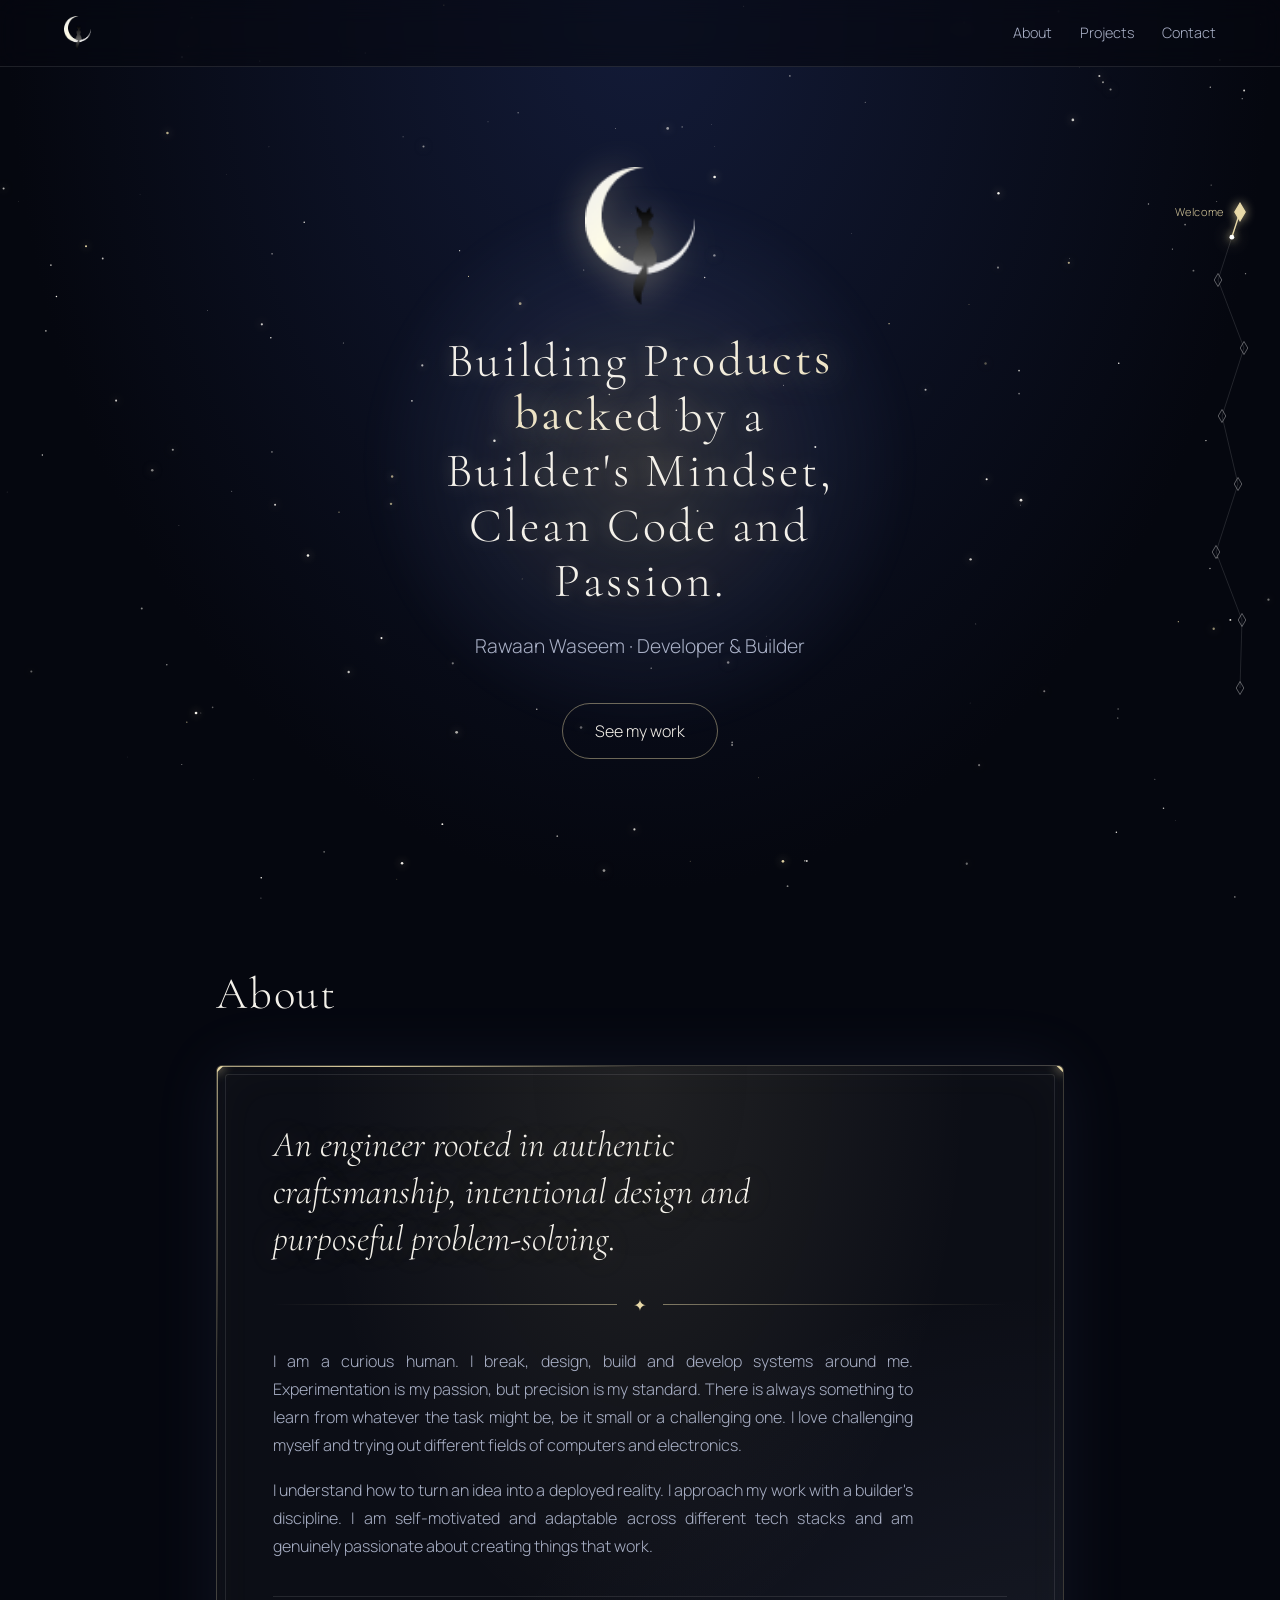
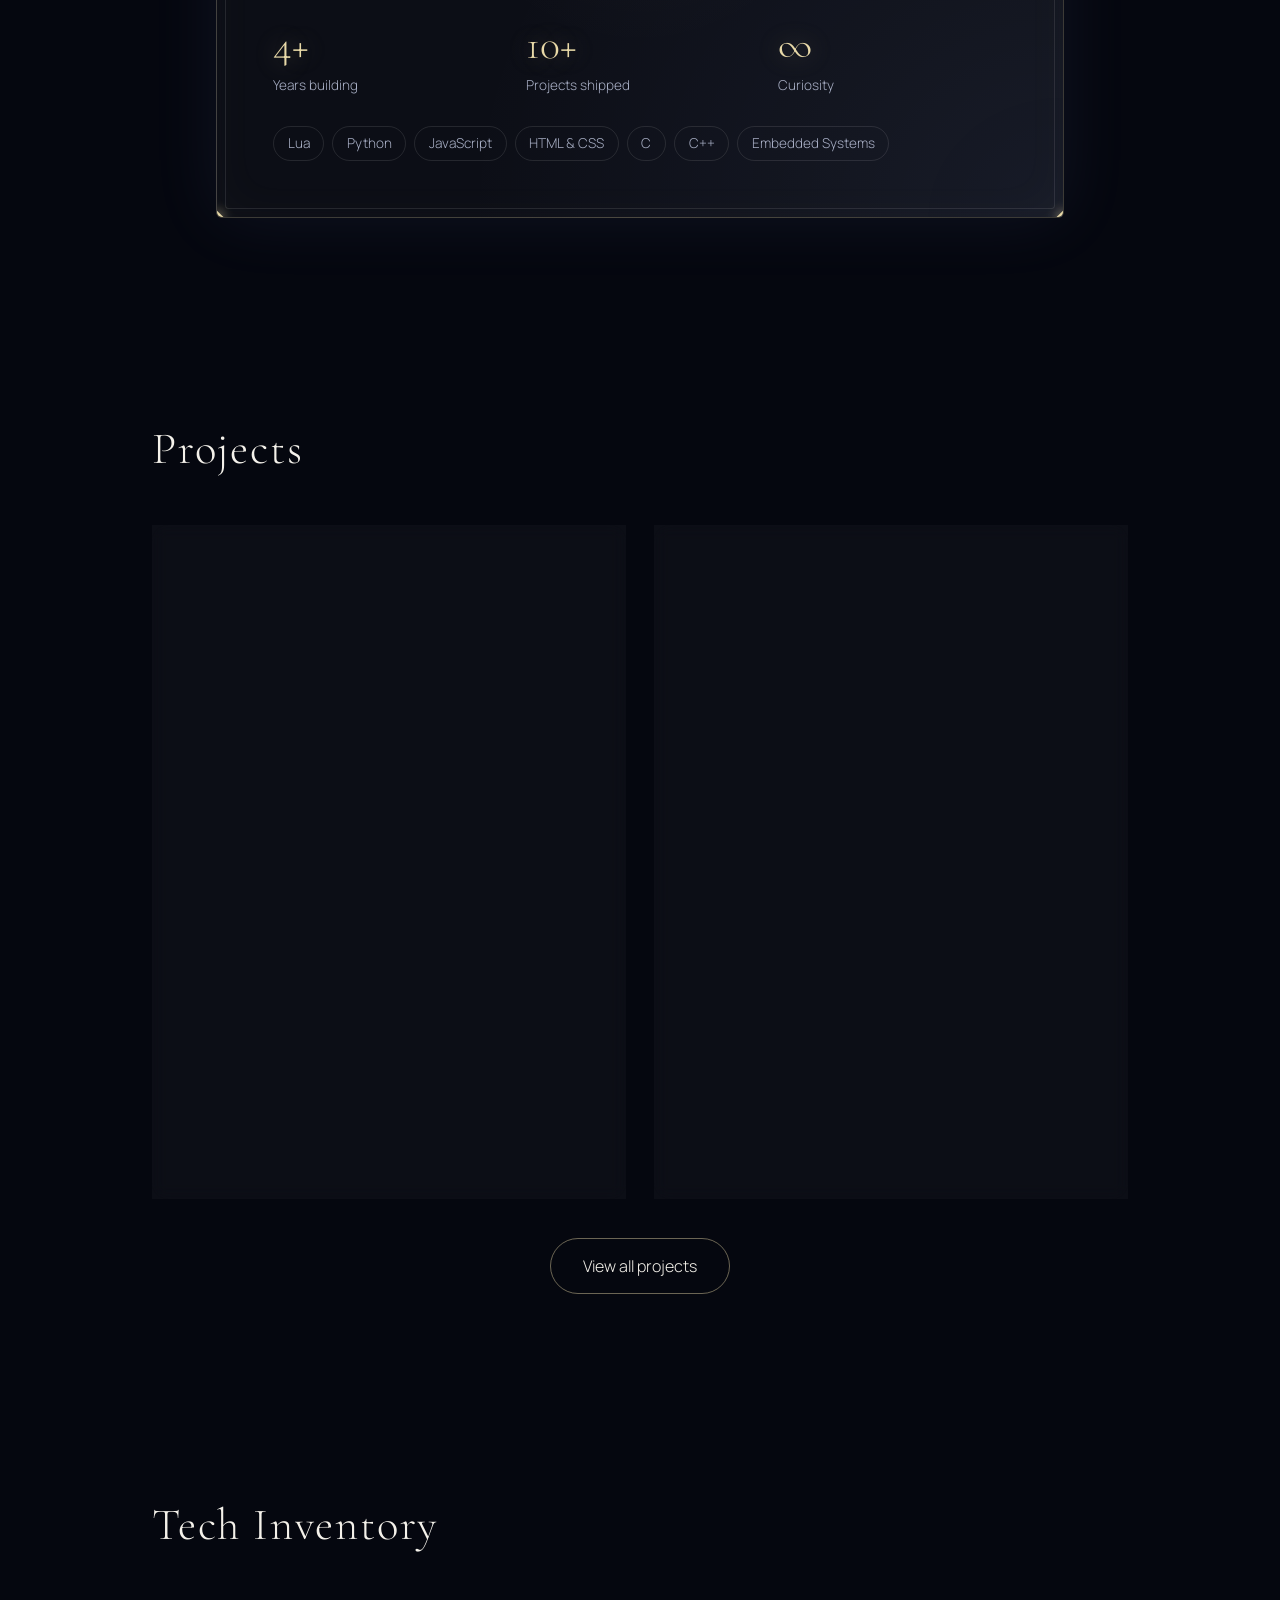
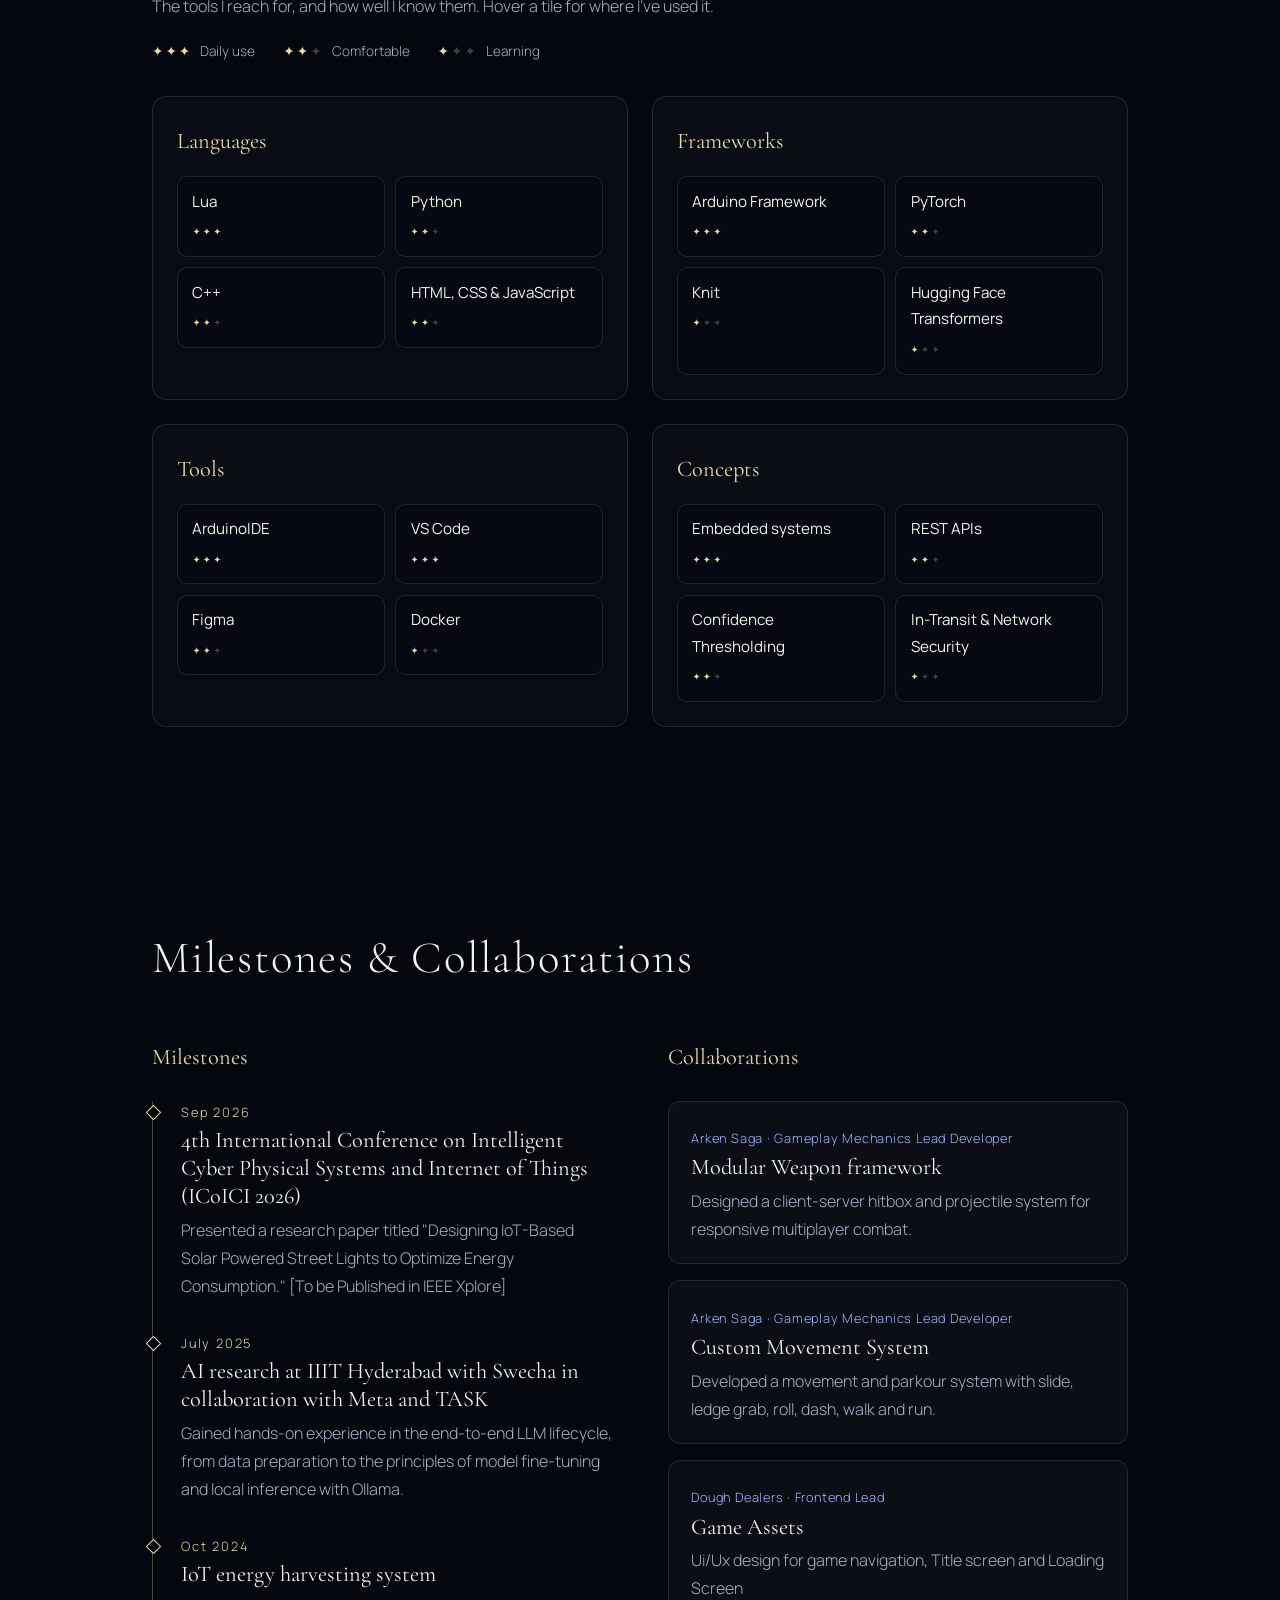
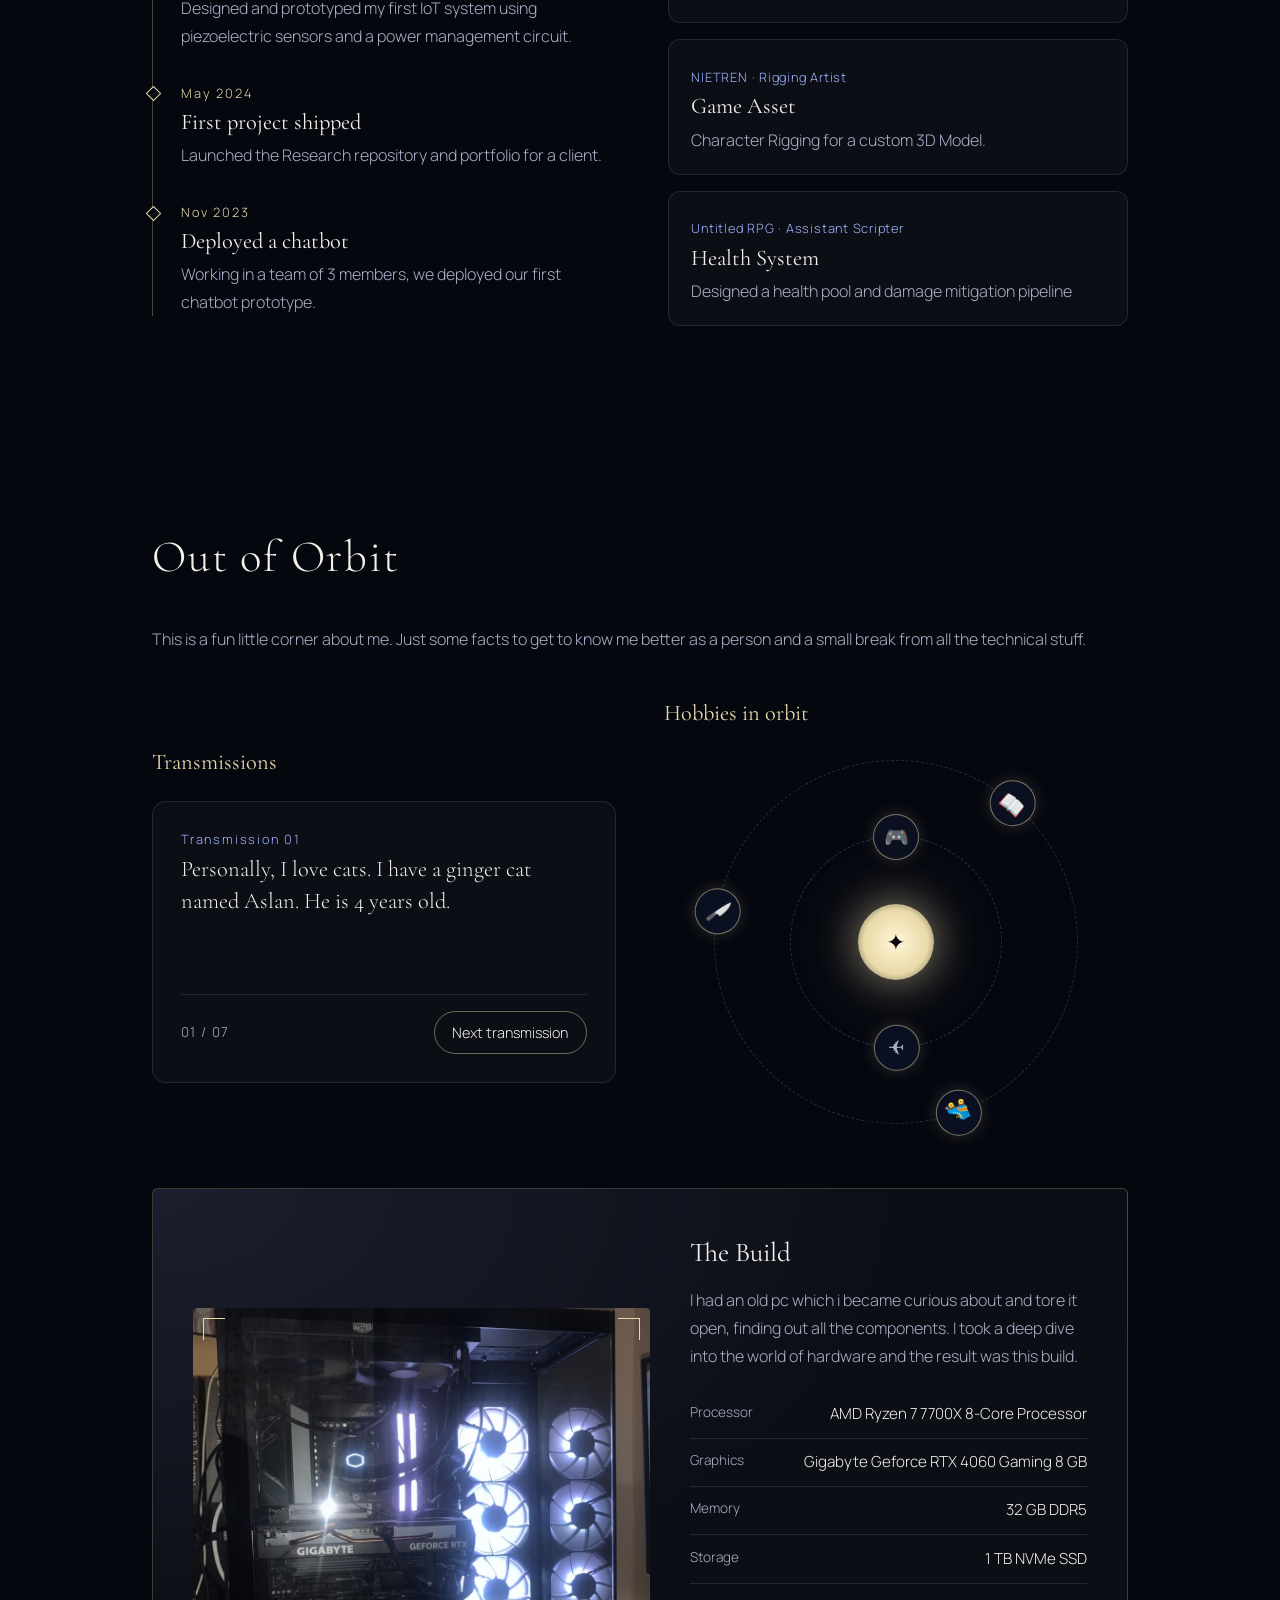
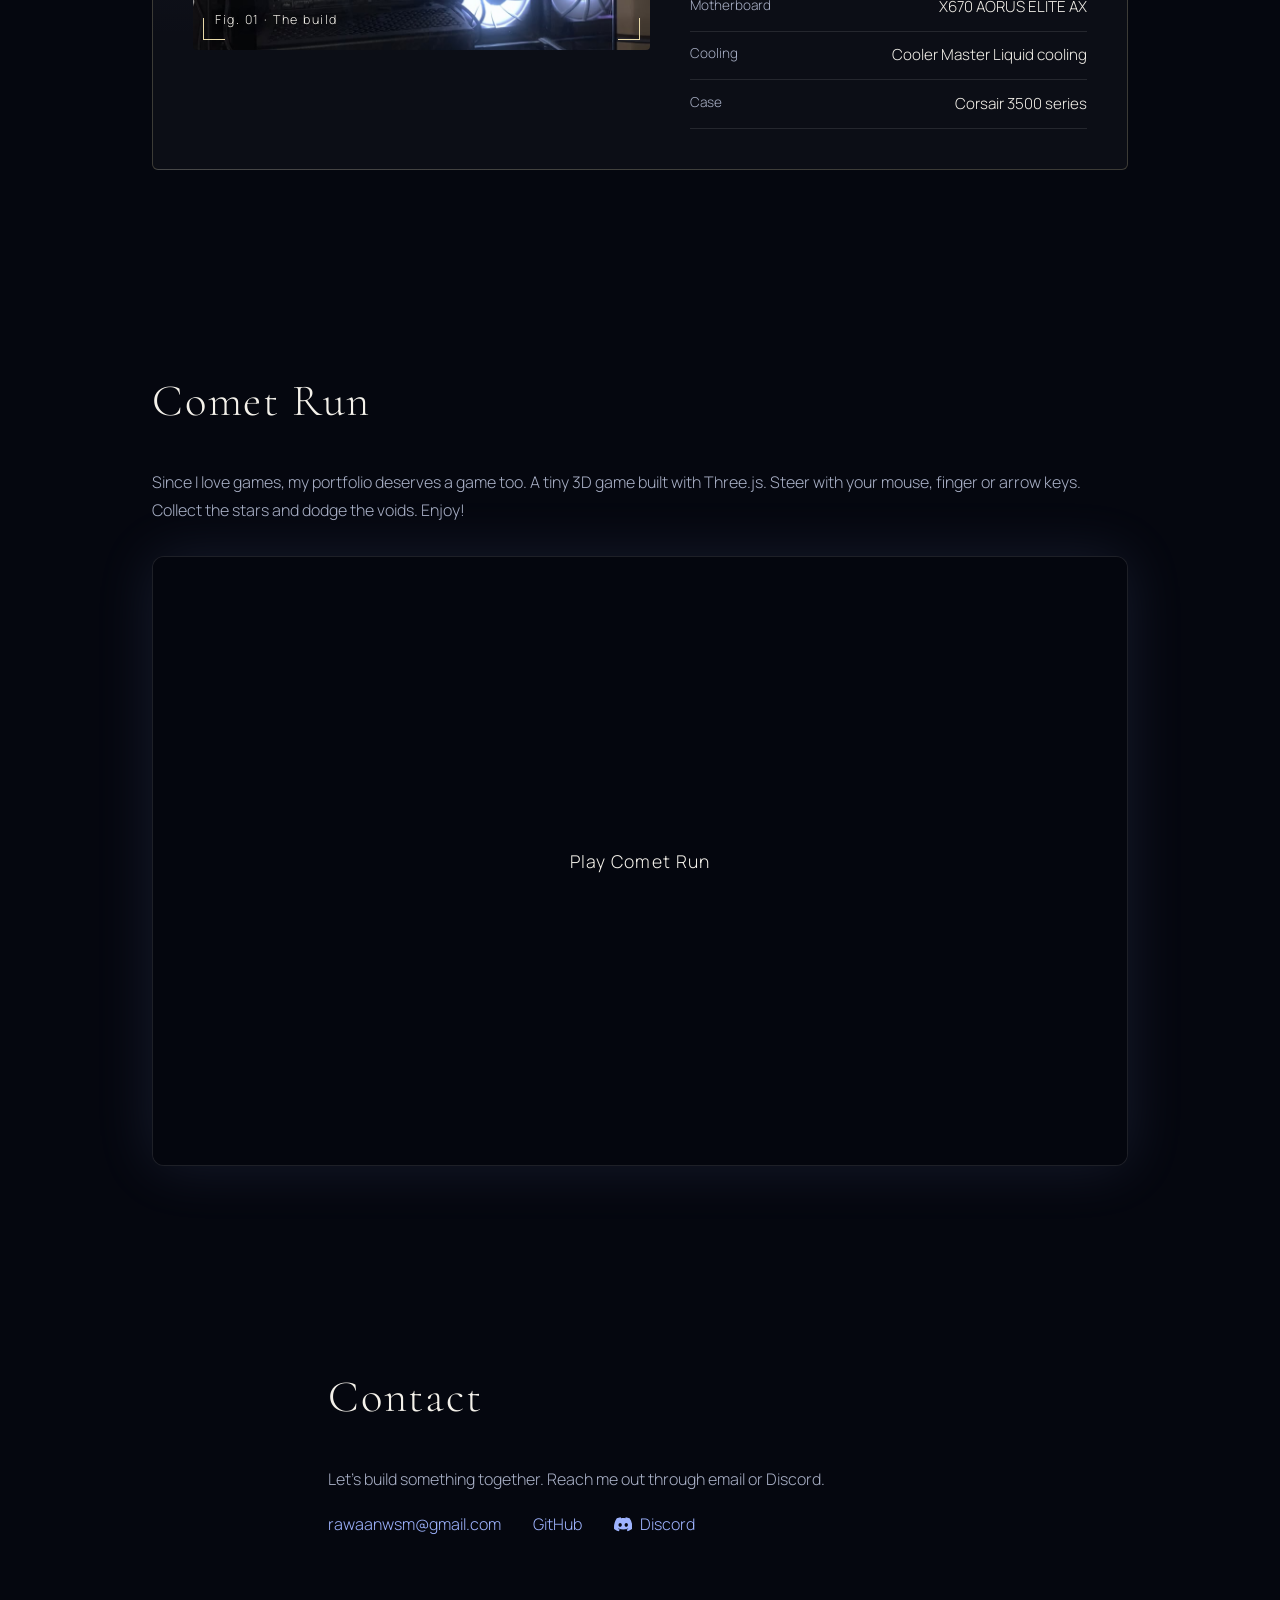
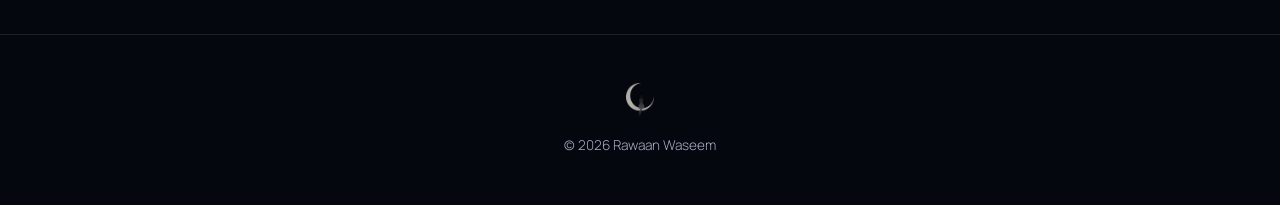
<file: index.html>
<!DOCTYPE html>
<html lang="en">
<head>
  <meta charset="UTF-8">
  <meta name="viewport" content="width=device-width, initial-scale=1">
  <title>Rawaan Waseem | Developer  &amp;  Builder</title>
  <meta name="description" content="Portfolio of Rawaan Waseem, Developer  &amp;  Builder. Project showcase and contact details.">
  <meta property="og:title" content="Rawaan Waseem | Developer  &amp;  Builder">
  <meta property="og:description" content="Project showcase and contact details.">
  <link rel="icon" type="image/png" href="favicon-96x96.png" sizes="96x96" />
<link rel="icon" type="image/svg+xml" href="favicon.svg" />
<link rel="shortcut icon" href="favicon.ico" />
<link rel="apple-touch-icon" sizes="180x180" href="apple-touch-icon.png" />
<link rel="manifest" href="site.webmanifest" />
  <link rel="preconnect" href="https://fonts.googleapis.com">
  <link rel="preconnect" href="https://fonts.gstatic.com" crossorigin>
 <link href="https://fonts.googleapis.com/css2?family=Cormorant+Garamond:ital,wght@0,300..700;1,300..700&family=Manrope:wght@300;400;500&display=swap" rel="stylesheet">
  <link rel="stylesheet" href="style.css">
  <link rel="stylesheet" href="cards.css">
  <link rel="stylesheet" href="about.css">
  <link rel="stylesheet" href="sections.css">
  <link rel="stylesheet" href="orbit.css">
  <link rel="stylesheet" href="comet.css">
</head>

<body>
  <canvas id="stars" aria-hidden="true"></canvas>

  <header class="nav">
    <a class="logo" href="#top" ><img src="logo.png" alt=""></a>
    <nav>
      <a href="#about">About</a>
      <a href="#projects">Projects</a>
      <a href="#contact">Contact</a>
    </nav>
  </header>

  <main id="top">
    <section class="hero">
      <div class="halo" aria-hidden="true"></div>
      <img class="hero-logo" src="logo.png" alt="Your Name logo">
      <h1 data-kinetic>Building Products backed by a Builder's Mindset, Clean Code and Passion.</h1>
      <p class="role">Rawaan Waseem  ·  Developer  &amp;  Builder</p>
      <a class="btn" href="#projects">See my work</a>
    </section>

    <section id="about" class="block">
  <h2>About</h2>
  <div class="about-frame">
    <span class="corner tl"></span><span class="corner tr"></span>
    <span class="corner bl"></span><span class="corner br"></span>


    <p class="about-lead">An engineer rooted in authentic craftsmanship, intentional design and purposeful problem-solving.</p>
    <div class="divider" aria-hidden="true"><span>✦</span></div>

    <div class="about-text">
      <p>I am a curious human. I break, design, build and develop systems around me. Experimentation is my passion, but precision is my standard. There is always something to learn from whatever the task might be, be it small or a challenging one. I love challenging myself and trying out different fields of computers and electronics. </p>
      <p>I understand how to turn an idea into a deployed reality. I approach my work with a builder's discipline. I am self-motivated and adaptable across different tech stacks and am genuinely passionate about creating things that work. </p>
    </div>

    <dl class="facts">
      <div><dt>4+</dt><dd>Years building</dd></div>
      <div><dt>10+</dt><dd>Projects shipped</dd></div>
      <div><dt>∞</dt><dd>Curiosity</dd></div>
    </dl>

    <ul class="chips">
      <li>Lua</li><li>Python</li><li>JavaScript</li>
      <li>HTML &amp; CSS</li><li>C</li><li>C++</li>
      <li>Embedded Systems</li>
    </ul>
  </div>
</section>

    <section id="projects" class="block">
  <h2>Projects</h2>
  <ul class="cards">
    <li class="card" style="--c1:#1d2b64; --c2:#0b1020">
      <div class="card-media">
  <video data-src="assets/project-one.mp4" poster="assets/project-one.png"
         muted loop playsinline preload="none"
         aria-label="Short silent preview of the Project One website"></video>
</div>
      <div class="card-body">
        <p class="card-num">01</p>
        <h3>Client Portfolio  &amp; Research Repository</h3>
        <p>A centralized research repository webplatform to display client portfolio, publish academic abstracts, documentation, insights and manage professional inquiries. Built with a clean interface for content management and a client handover friendly architecture.</p>
        <p class="tech">HTML &amp; CSS, Wordpress, Hostinger</p>
        <div class="card-actions">
          <a href="https://vbiz-inc.com/">Visit Live website</a>
        </div>
      </div>
    </li>
    <li class="card" style="--c1:#3a2a6b; --c2:#0b1020">
      <div class="card-media">
  <video data-src="assets/project-two.mp4" poster="assets/project-two.png"
         muted loop playsinline preload="none"
         aria-label="Short silent preview of the Project two"></video>
</div>
      <div class="card-body">
        <p class="card-num">02</p>
        <h3>Assistive System for Visually Impaired</h3>
        <p>An Intelligent assistive system for the visually challenged integrating real-time object detection in the environment and distance calculation of the object from the user. Leveraged a text-to-speech (TTS) synthesis engine to convert visual and spatial information gathered from object detection model into spoken audio feedback.</p>
        <p class="tech">Python, OpenCV, YOLO11, MiDaS, pyttsx3</p>
        <div class="card-actions">
          <a href="https://github.com/wRawaan/Interactive-Assistive-System-for-Visually-Impaired-using-YOLO11-and-OpenCv">GitHub</a>
        </div>
      </div>
    </li>
  </ul>
   <p class="more"><a class="btn" href="projects.html">View all projects</a></p>
</section>

<section id="inventory" class="block">
  <h2>Tech Inventory</h2>
  <p>The tools I reach for, and how well I know them. Hover a tile for where I've used it.</p>
  <ul class="legend">
    <li><span class="st">✦✦✦</span>Daily use</li>
    <li><span class="st">✦✦<i>✦</i></span>Comfortable</li>
    <li><span class="st">✦<i>✦✦</i></span>Learning</li>
  </ul>

  <div class="groups">
    <div class="group reveal">
      <h3>Languages</h3>
      <ul class="tiles">
        <li class="tile l3" tabindex="0"><b>Lua</b><span class="note">Daily use. Used in Project 04.</span></li>
        <li class="tile l2" tabindex="0"><b>Python</b><span class="note">Comfortable. Used in Project 02.</span></li>
        <li class="tile l2" tabindex="0"><b>C++</b><span class="note">Comfortable. Used in Project 03.</span></li>
        <li class="tile l2" tabindex="0"><b>HTML, CSS &amp; JavaScript</b><span class="note">Comfortable. Used in the current Portfolio and Project 01.</span></li>
      </ul>
    </div>
    <div class="group reveal">
      <h3>Frameworks</h3>
      <ul class="tiles">
        <li class="tile l3" tabindex="0"><b>Arduino Framework</b><span class="note">Daily use. Project 03.</span></li>
        <li class="tile l2" tabindex="0"><b>PyTorch</b><span class="note">Comfortable. Project 02.</span></li>
        <li class="tile l1" tabindex="0"><b>Knit</b><span class="note">Learning. Project 04.</span></li>
        <li class="tile l1" tabindex="0"><b>Hugging Face Transformers</b><span class="note">Learning.</span></li>
      </ul>
    </div>
    <div class="group reveal">
      <h3>Tools</h3>
      <ul class="tiles">
        <li class="tile l3" tabindex="0"><b>ArduinoIDE</b><span class="note">Daily use.</span></li>
        <li class="tile l3" tabindex="0"><b>VS Code</b><span class="note">Daily use.</span></li>
        <li class="tile l2" tabindex="0"><b>Figma</b><span class="note">Comfortable. Design mockups.</span></li>
        <li class="tile l1" tabindex="0"><b>Docker</b><span class="note">Learning.</span></li>
      </ul>
    </div>
    <div class="group reveal">
      <h3>Concepts</h3>
      <ul class="tiles">
        <li class="tile l3" tabindex="0"><b>Embedded systems</b><span class="note">Daily use. Project 03</span></li>
        <li class="tile l2" tabindex="0"><b>REST APIs</b><span class="note">Comfortable. Project 02.</span></li>
        <li class="tile l2" tabindex="0"><b>Confidence Thresholding</b><span class="note">Comfortable. Project 02</span></li>
        <li class="tile l1" tabindex="0"><b>In-Transit &amp; Network Security </b><span class="note">Learning. Project 03</span></li>
        </ul>
    </div>
  </div>
</section>

<section id="milestones" class="block" data-label="Milestones">
  <h2>Milestones &amp; Collaborations</h2>
  <div class="mc-grid">
    <div>
      <h3 class="mc-title">Milestones</h3>
      <ol class="timeline">
        <li class="reveal"><time>Sep 2026</time><h4>4th International Conference on Intelligent Cyber Physical Systems and Internet of Things (ICoICI 2026)</h4><p> Presented a research paper titled "Designing IoT-Based Solar Powered Street Lights to Optimize Energy Consumption." [To be Published in IEEE Xplore]</p></li>
        <li class="reveal"><time>July 2025</time><h4>AI research at IIIT Hyderabad with Swecha in collaboration with Meta and TASK </h4><p>Gained hands-on experience in the end-to-end LLM lifecycle, from data preparation to the principles of model fine-tuning and local inference with Ollama.</p></li>
        <li class="reveal"><time>Oct 2024</time><h4>IoT energy harvesting system</h4><p>Designed and prototyped my first IoT system using piezoelectric sensors and a power management circuit.</p></li>
        <li class="reveal"><time>May 2024</time><h4>First project shipped</h4><p>Launched the Research repository and portfolio for a client.</p></li>
        <li class="reveal"><time>Nov 2023</time><h4>Deployed a chatbot</h4><p>Working in a team of 3 members, we deployed our first chatbot prototype.</p></li>
      </ol>
    </div>
    <div>
      <h3 class="mc-title">Collaborations</h3>
      <ul class="collabs">
        <li class="collab reveal">
          <p class="who">Arken Saga · Gameplay Mechanics Lead Developer</p>
          <h4>Modular Weapon framework</h4>
          <p>Designed a client-server hitbox and projectile system for responsive multiplayer combat.</p>
        </li>
         <li class="collab reveal">
          <p class="who">Arken Saga · Gameplay Mechanics Lead Developer</p>
          <h4>Custom Movement System</h4>
          <p>Developed a movement and parkour system with slide, ledge grab, roll, dash, walk and run.</p>
        </li>
        <li class="collab reveal">
          <p class="who">Dough Dealers · Frontend Lead</p>
          <h4>Game Assets</h4>
          <p>Ui/Ux design for game navigation, Title screen and Loading Screen</p>
        </li>
        <li class="collab reveal">
          <p class="who">NIETREN · Rigging Artist</p>
          <h4>Game Asset</h4>
          <p>Character Rigging for a custom 3D Model.</p>
        </li>
         <li class="collab reveal">
          <p class="who">Untitled RPG · Assistant Scripter</p>
          <h4>Health System</h4>
          <p>Designed a health pool and damage mitigation pipeline</p>
        </li>
      </ul>
    </div>
  </div>
</section>

<section id="orbit" class="block" data-label="Out of Orbit">
  <h2>Out of Orbit</h2>
  <p>This is a fun little corner about me. Just some facts to get to know me better as a person and a small break from all the technical stuff. </p>

  <div class="orbit-top">
    <div class="reveal">
      <h3 class="orbit-title">Transmissions</h3>
      <div class="tx">
        <ul class="tx-list" aria-live="polite">
          <li><b>Transmission 01</b>Personally, I love cats. I have a ginger cat named Aslan. He is 4 years old. </li>
          <li><b>Transmission 02</b>I love to watch, play and build games. I got into gaming ever since I could remember. PS2 generation kid here.</li>
          <li><b>Transmission 03</b>Do you know when I got into computers? Grade 5. Yes, seriously. Our computer textbook had a picture of an architect using a computer to design blueprints. I decided I want my profession to be on a computer as well.</li>
          <li><b>Transmission 04</b>I have always been the first to complete any tasks given in my schooling during computer lab. I went around helping other kids in the lab with their tasks. Good old days. Turbo c++, HTML, penguin stock images haha. </li>
          <li><b>Transmission 05</b>I am weirdly obsessed with time-blocking. I get productivity guilt randomly. That persistent friction when resting or taking a break feels stressful rather than relaxing. </li>
          <li><b>Transmission 06</b>The first thing I ever built? Give it a guess. A small solar-powered toy. Ripped out the motor of a toy car, added a small solar panel from one of my science playkits, assembled it all together and we had a solar powered weird looking robot XD</li>
          <li><b>Transmission 07</b>Also, I have my own custom-built PC. Do check it out below. </li>
        </ul>
        <div class="tx-bar">
          <span class="tx-count"></span>
          <button class="tx-btn" type="button">Next transmission</button>
        </div>
      </div>
    </div>

    <div class="reveal">
      <h3 class="orbit-title">Hobbies in orbit</h3>
      <div class="system">
        <div class="sun" aria-hidden="true">✦</div>
        <ul class="ring r1">
          <li class="arm" style="--a:0deg"><div class="planet" tabindex="0"><span class="pl-in"><span aria-hidden="true">🎮</span><span class="pl-label">Gaming</span></span></div></li>
          <li class="arm" style="--a:180deg"><div class="planet" tabindex="0"><span class="pl-in"><span aria-hidden="true">✈️</span><span class="pl-label">Travelling</span></span></div></li>
        </ul>
        <ul class="ring r2">
          <li class="arm" style="--a:40deg"><div class="planet" tabindex="0"><span class="pl-in"><span aria-hidden="true">📖</span><span class="pl-label">Reading</span></span></div></li>
          <li class="arm" style="--a:160deg"><div class="planet" tabindex="0"><span class="pl-in"><span aria-hidden="true">🛼</span><span class="pl-label">Skating</span></span></div></li>
          <li class="arm" style="--a:280deg"><div class="planet" tabindex="0"><span class="pl-in"><span aria-hidden="true">🔪</span><span class="pl-label">Cooking</span></span></div></li>
        </ul>
      </div>
    </div>
  </div>

  <div class="build reveal">
    <figure class="shot">
      <img src="assets/my-pc.png" alt="My custom PC build with AMD Ryzen 7 7700X 8-Core Processor and Gigabyte Geforce RTX 4060 Gaming 8 GB" width="1600" height="1200" loading="lazy"> 
      <span class="shot-ph">Your build photo</span>
      <figcaption>Fig. 01 · The build</figcaption>
    </figure>
    <div>
      <h3 class="build-title">The Build</h3>
      <p class="build-story">I had an old pc which i became curious about and tore it open, finding out all the components. I took a deep dive into the world of hardware and the result was this build. </p>
      <dl class="specs">
        <div><dt>Processor</dt><dd>AMD Ryzen 7 7700X 8-Core Processor</dd></div>
        <div><dt>Graphics</dt><dd>Gigabyte Geforce RTX 4060 Gaming 8 GB</dd></div>
        <div><dt>Memory</dt><dd>32 GB DDR5</dd></div>
        <div><dt>Storage</dt><dd>1 TB NVMe SSD</dd></div>
        <div><dt>Motherboard</dt><dd>X670 AORUS ELITE AX</dd></div>
        <div><dt>Cooling</dt><dd>Cooler Master Liquid cooling</dd></div>
        <div><dt>Case</dt><dd>Corsair 3500 series</dd></div>
      </dl>
    </div>
  </div>
</section>

<section id="comet" class="block" data-label="Comet Run">
  <h2>Comet Run</h2>
  <p>Since I love games, my portfolio deserves a game too. A tiny 3D game built with Three.js. Steer with your mouse, finger or arrow keys. Collect the stars and dodge the voids. Enjoy!</p>
  <div class="demo">
    <canvas id="comet-canvas" aria-label="Comet Run, a 3D game"></canvas>
    <div class="comet-hud" aria-hidden="true">
      <span id="c-score"></span><span id="c-combo"></span><span id="c-time"></span>
    </div>
    <button class="demo-start" id="comet-start" type="button">Play Comet Run</button>
  </div>
</section>

    <section id="contact" class="block">
      <h2>Contact</h2>
      <p>Let's build something together. Reach me out through email or Discord.</p>
      <p class="links">
        <a href="mailto:rawaanwsm@gmail.com">rawaanwsm@gmail.com</a>
        <a href="https://github.com/wRawaan">GitHub</a>
        <a href="https://discord.com/users/828573776252895232" target="_blank" rel="noopener noreferrer">
  <svg class="ico" viewBox="0 0 24 24" aria-hidden="true"><path d="M20.317 4.3698a19.7913 19.7913 0 00-4.8851-1.5152.0741.0741 0 00-.0785.0371c-.211.3753-.4447.8648-.6083 1.2495-1.8447-.2762-3.68-.2762-5.4868 0-.1636-.3933-.4058-.8742-.6177-1.2495a.077.077 0 00-.0785-.037 19.7363 19.7363 0 00-4.8852 1.515.0699.0699 0 00-.0321.0277C.5334 9.0458-.319 13.5799.0992 18.0578a.0824.0824 0 00.0312.0561c2.0528 1.5076 4.0413 2.4228 5.9929 3.0294a.0777.0777 0 00.0842-.0276c.4616-.6304.8731-1.2952 1.226-1.9942a.076.076 0 00-.0416-.1057c-.6528-.2476-1.2743-.5495-1.8722-.8923a.077.077 0 01-.0076-.1277c.1258-.0943.2517-.1923.3718-.2914a.0743.0743 0 01.0776-.0105c3.9278 1.7933 8.18 1.7933 12.0614 0a.0739.0739 0 01.0785.0095c.1202.099.246.1981.3728.2924a.077.077 0 01-.0066.1276 12.2986 12.2986 0 01-1.873.8914.0766.0766 0 00-.0407.1067c.3604.698.7719 1.3628 1.225 1.9932a.076.076 0 00.0842.0286c1.961-.6067 3.9495-1.5219 6.0023-3.0294a.077.077 0 00.0313-.0552c.5004-5.177-.8382-9.6739-3.5485-13.6604a.061.061 0 00-.0312-.0286zM8.02 15.3312c-1.1825 0-2.1569-1.0857-2.1569-2.419 0-1.3332.9555-2.4189 2.157-2.4189 1.2108 0 2.1757 1.0952 2.1568 2.419 0 1.3332-.9555 2.4189-2.1569 2.4189zm7.9748 0c-1.1825 0-2.1569-1.0857-2.1569-2.419 0-1.3332.9554-2.4189 2.1569-2.4189 1.2108 0 2.1757 1.0952 2.1568 2.419 0 1.3332-.946 2.4189-2.1568 2.4189Z"/></svg>Discord
</a>
        <!--<a href="https://linkedin.com/in/yourusername">LinkedIn</a>-->
      </p>
    </section>
  </main>

  <footer>
  <a class="footer-logo" href="#top" aria-label="Back to top"><img src="logo.png" alt=""></a>
  <p>© <span id="year"></span> Rawaan Waseem</p>
</footer>
  <script src="script.js"></script>
  <script src="cursor.js"></script>
  <script src="custom-cursor.js"></script>
  <script src="kinetic.js"></script>
  <script src="constellation.js"></script>
  <script src="cards.js"></script>
  <script src="sections.js"></script>
  <script src="orbit.js"></script>
  <script type="module" src="comet.js"></script>
</body>
</html>
</file>
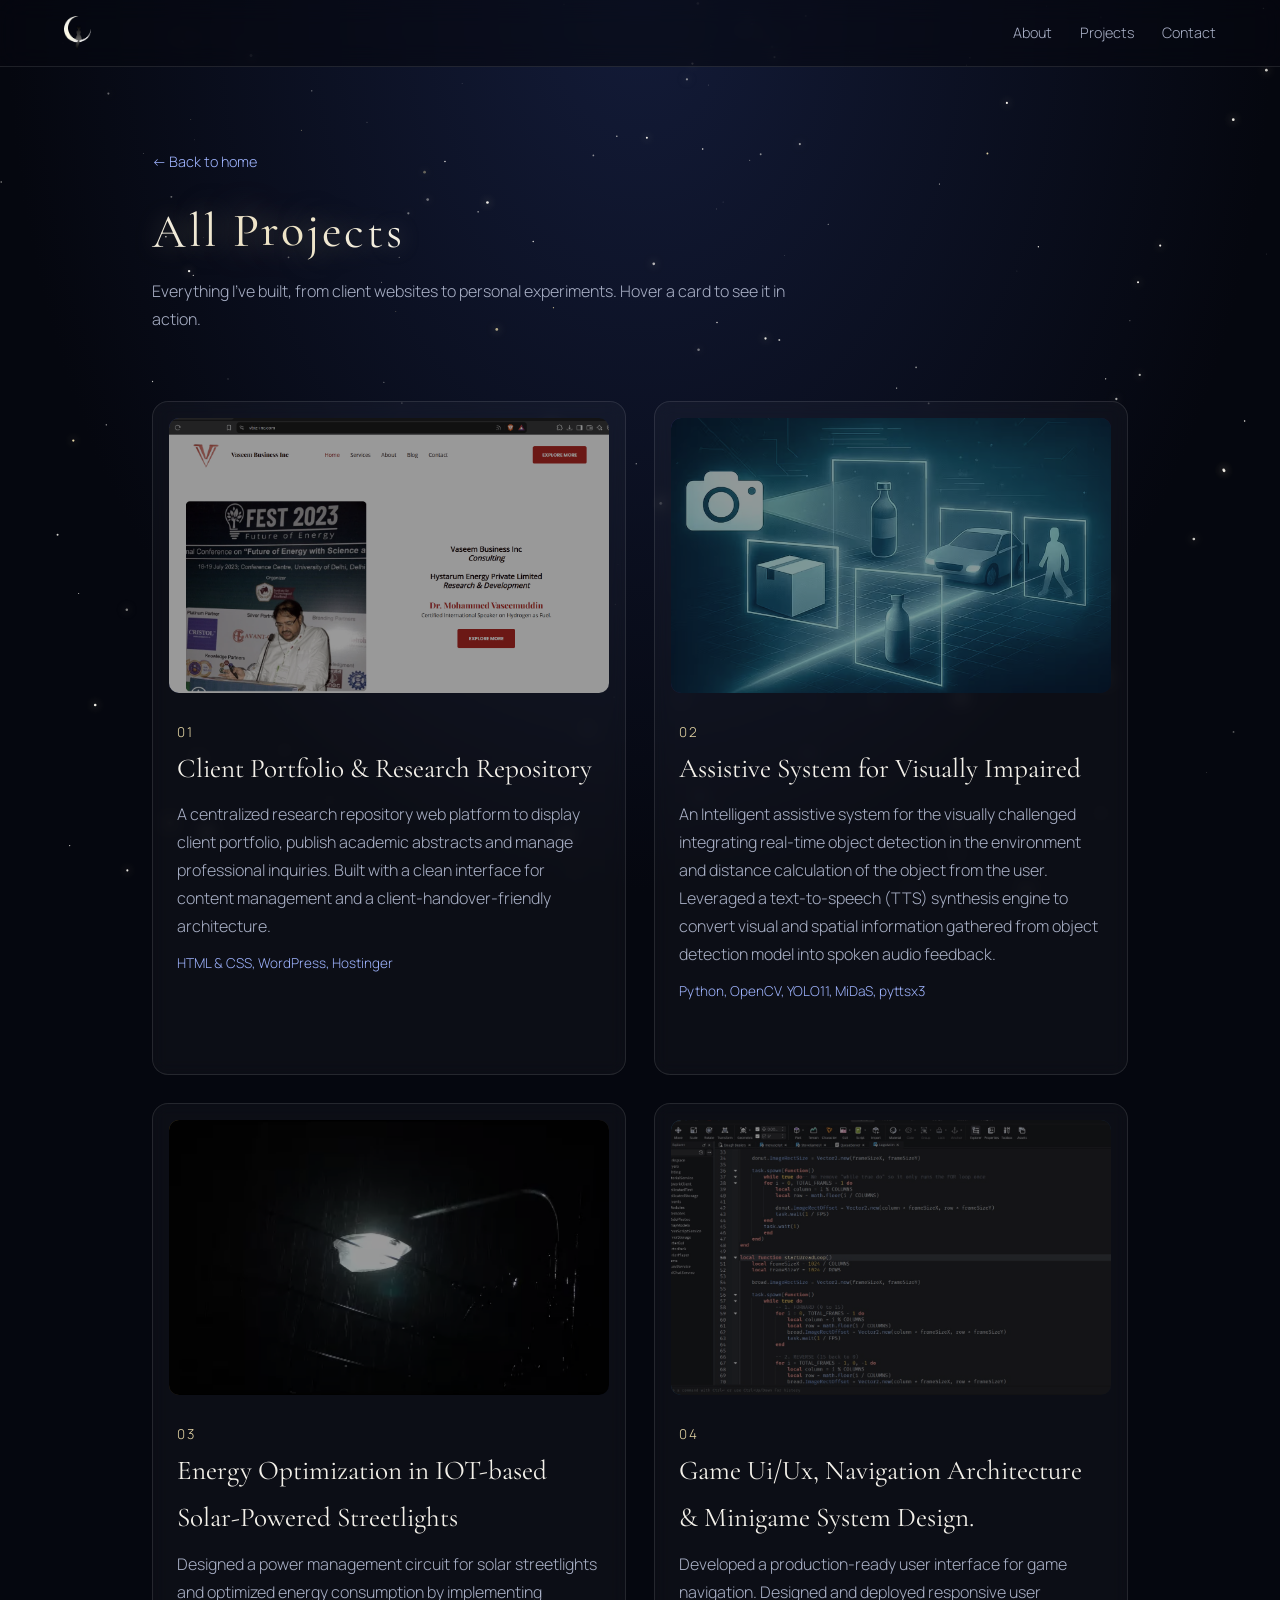
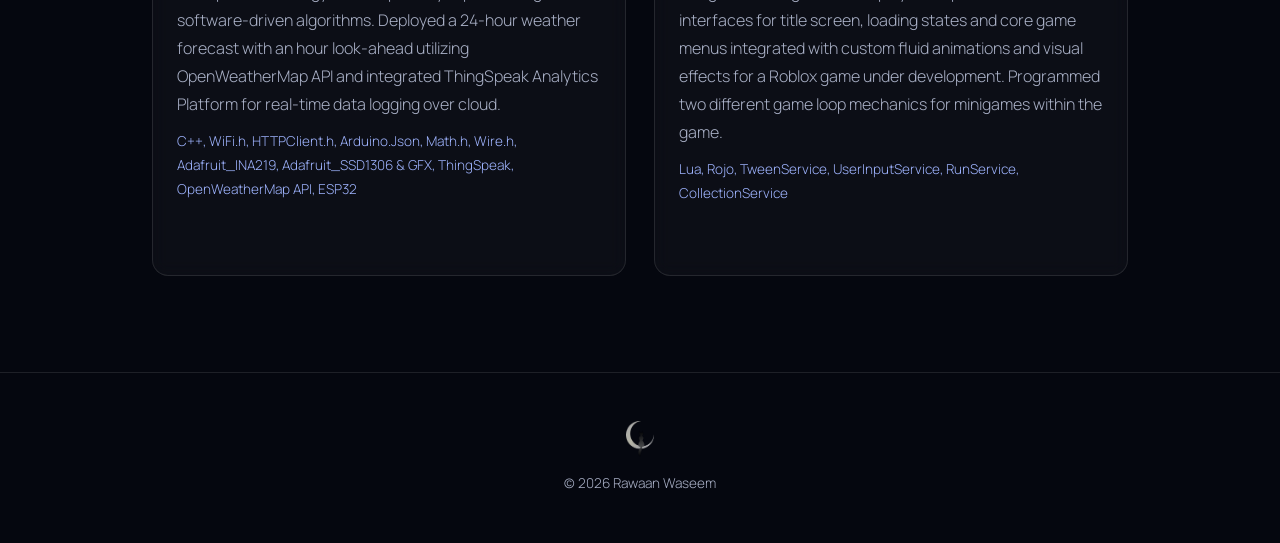
<file: projects.html>
<!DOCTYPE html>
<html lang="en">
<head>
  <meta charset="UTF-8">
  <meta name="viewport" content="width=device-width, initial-scale=1">
  <title>All Projects | Your Name</title>
  <meta name="description" content="Every project by Rawaan Waseem, with short previews, tech used and links.">
  <meta property="og:title" content="All Projects | Rawaan Waseem">
  <meta property="og:description" content="Every project by Rawaan Waseem.">

  <!-- Favicon: copy the exact favicon lines from your index.html if they differ from these -->
  <link rel="icon" type="image/png" href="favicon-96x96.png" sizes="96x96" />
  <link rel="icon" type="image/svg+xml" href="favicon.svg" />
  <link rel="shortcut icon" href="favicon.ico" />
  <link rel="apple-touch-icon" sizes="180x180" href="apple-touch-icon.png" />
  <link rel="manifest" href="site.webmanifest" />

  <link rel="preconnect" href="https://fonts.googleapis.com">
  <link rel="preconnect" href="https://fonts.gstatic.com" crossorigin>
  <link href="https://fonts.googleapis.com/css2?family=Cormorant+Garamond:ital,wght@0,300..700;1,300..700&family=Manrope:wght@300;400;500&display=swap" rel="stylesheet">
  <link rel="stylesheet" href="style.css">
  <link rel="stylesheet" href="cards.css">
  <style>
    .page-head { max-width: 64rem; margin: 0 auto; padding: 5rem 1.5rem 0; }
    .page-head h1 { animation: none; }
    .page-head p { max-width: 42rem; margin-top: 1rem; }
    .back { display: inline-block; margin-bottom: 2rem; font-size: .9rem; }
    #projects.block { padding-top: 2rem; }
  </style>
</head>
<body>
  <canvas id="stars" aria-hidden="true"></canvas>

  <header class="nav">
    <a class="logo" href="index.html" ><img src="logo.png" alt=""></a>
    <nav>
      <a href="index.html#about">About</a>
      <a href="projects.html" aria-current="page">Projects</a>
      <a href="index.html#contact">Contact</a>
    </nav>
  </header>

  <main id="top">
    <div class="page-head">
      <a class="back" href="index.html#projects">&larr; Back to home</a>
      <h1 data-kinetic>All Projects</h1>
      <p>Everything I've built, from client websites to personal experiments. Hover a card to see it in action.</p>
    </div>

    <section id="projects" class="block">
      <ul class="cards">

        <li class="card" style="--c1:#1d2b64; --c2:#0b1020">
          <div class="card-media">
            <video data-src="assets/project-one.mp4" poster="assets/project-one.png"
                   muted loop playsinline preload="none"
                   aria-label="Short silent preview of the Client Portfolio and Research Repository website"></video>
          </div>
          <div class="card-body">
            <p class="card-num">01</p>
            <h3>Client Portfolio &amp; Research Repository</h3>
            <p>A centralized research repository web platform to display client portfolio, publish academic abstracts and manage professional inquiries. Built with a clean interface for content management and a client-handover-friendly architecture.</p>
            <p class="tech">HTML &amp; CSS, WordPress, Hostinger</p>
            <div class="card-actions">
              <a href="https://vbiz-inc.com/">Visit live website</a>
            </div>
          </div>
        </li>

  <li class="card" style="--c1:#3a2a6b; --c2:#0b1020">
      <div class="card-media">
  <video data-src="assets/project-two.mp4" poster="assets/project-two.png"
         muted loop playsinline preload="none"
         aria-label="Short silent preview of the Project two"></video>
</div>
      <div class="card-body">
        <p class="card-num">02</p>
        <h3>Assistive System for Visually Impaired</h3>
        <p>An Intelligent assistive system for the visually challenged integrating real-time object detection in the environment and distance calculation of the object from the user. Leveraged a text-to-speech (TTS) synthesis engine to convert visual and spatial information gathered from object detection model into spoken audio feedback.</p>
        <p class="tech">Python, OpenCV, YOLO11, MiDaS, pyttsx3</p>
        <div class="card-actions">
          <a href="https://github.com/wRawaan/Interactive-Assistive-System-for-Visually-Impaired-using-YOLO11-and-OpenCv">GitHub</a>
        </div>
      </div>
    </li>
    <li class="card" style="--c1:#5a4a22; --c2:#0b1020">
       <div class="card-media">
  <video data-src="assets/project-three.mp4" poster="assets/project-three.png"
         muted loop playsinline preload="none"
         aria-label="Short silent preview of the Project three"></video>
</div>
      <div class="card-body">
        <p class="card-num">03</p>
        <h3>Energy Optimization in IOT-based Solar-Powered Streetlights</h3>
        <p>Designed a power management circuit for solar streetlights and optimized energy consumption by implementing software-driven algorithms. Deployed a 24-hour weather forecast with an hour look-ahead utilizing OpenWeatherMap API and integrated ThingSpeak Analytics Platform for real-time data logging over cloud.</p>
        <p class="tech">C++, WiFi.h, HTTPClient.h, Arduino.Json, Math.h, Wire.h, Adafruit_INA219, Adafruit_SSD1306 & GFX, ThingSpeak, OpenWeatherMap API, ESP32</p>
        <div class="card-actions">
          <a href="https://github.com/wRawaan/Energy-Optimization-in-IoT-Based-Solar-Streetlights">GitHub</a>
        </div>
      </div>
    </li>
    <li class="card" style="--c1:#1f4a6b; --c2:#0b1020">
      <div class="card-media">
  <video data-src="assets/project-four.mp4" poster="assets/minigame.png"
         muted loop playsinline preload="none"
         aria-label="Short silent preview of the Project three"></video>
</div>
      <div class="card-body">
        <p class="card-num">04</p>
        <h3>Game Ui/Ux, Navigation Architecture &amp; Minigame System Design.</h3>
        <p>Developed a production-ready user interface for game navigation. Designed and deployed responsive user interfaces for title screen, loading states and core game menus integrated with custom fluid animations and visual effects for a Roblox game under development. Programmed two different game loop mechanics for minigames within the game.</p>
        <p class="tech">Lua, Rojo, TweenService, UserInputService, RunService, CollectionService</p>
        <div class="card-actions">
          <a href="https://github.com/wRawaan/Game-Design">GitHub</a>
        </div>
      </div>
    </li>

      </ul>
    </section>
  </main>

  <footer>
    <a class="footer-logo" href="index.html" aria-label="Back to home"><img src="logo.png" alt=""></a>
    <p>© <span id="year"></span> Rawaan Waseem</p>
  </footer>

  <script src="script.js"></script>
  <script src="cursor.js"></script>
  <script src="custom-cursor.js"></script>
  <script src="kinetic.js"></script>
  <script src="cards.js"></script>
</body>
</html>
</file>
<file: style.css>
:root {
  --bg-deep: #05070f;
  --bg-mid: #0b1020;
  --star: #f4f1ea;
  --text-dim: #a9b0c6;
  --halo: #e8d9a8;
  --aura: #9fb4ff;
  --line: rgba(255, 255, 255, 0.1);
  --serif: "Cormorant Garamond", Georgia, serif;
  --sans: "Manrope", system-ui, -apple-system, "Segoe UI", sans-serif;
}

* { box-sizing: border-box; margin: 0; padding: 0; }
html { scroll-behavior: smooth; scroll-padding-top: 5rem; }

body {
  font-family: var(--sans);
  font-weight: 300;
  line-height: 1.75;
  color: var(--text-dim);
  background: var(--bg-deep);
}

#stars {
  position: fixed; inset: 0; z-index: -1; width: 100%; height: 100%;
  background: radial-gradient(ellipse at 50% 0%, #131b38 0%, var(--bg-deep) 70%);
}

a { color: var(--aura); text-decoration: none; transition: color .4s ease; }
a:hover { color: var(--halo); }
:focus-visible { outline: 1px solid var(--halo); outline-offset: 4px; }

/* Navigation */
.nav {
  position: sticky; top: 0; z-index: 10;
  display: flex; justify-content: space-between; align-items: center;
  padding: 1rem clamp(1.25rem, 5vw, 4rem);
  background: rgba(5, 7, 15, 0.6);
  backdrop-filter: blur(12px);
  -webkit-backdrop-filter: blur(12px);
  border-bottom: 1px solid var(--line);
}
.logo { color: var(--halo); font-size: 1.3rem; }
.nav nav { display: flex; gap: 1.75rem; }
.nav nav a { color: var(--text-dim); font-size: .9rem; }
.nav nav a:hover { color: var(--star); }

.logo { display: inline-flex; align-items: center; gap: .55rem; }
.logo img { height: 34px; width: auto; display: block; transition: filter .4s ease; }
.logo:hover img { filter: drop-shadow(0 0 8px rgba(232, 217, 168, .7)); }

/* Hero: the one memorable moment */
.hero {
  position: relative; min-height: 88vh;
  display: flex; flex-direction: column; justify-content: center; align-items: center;
  text-align: center; padding: 4rem 1.5rem;
}
.hero-logo {
  width: clamp(72px, 10vw, 110px);
  height: auto;
  margin-bottom: 1.75rem;
  filter: drop-shadow(0 0 18px rgba(232, 217, 168, .45));
  animation: rise 1.6s ease-out both, float 7s ease-in-out 1.6s infinite;
}
@keyframes float { 50% { transform: translateY(-6px); } }

.halo {
  position: absolute; width: min(70vw, 560px); aspect-ratio: 1; border-radius: 50%;
  background: radial-gradient(circle, rgba(232,217,168,.16) 0%, rgba(159,180,255,.06) 45%, transparent 70%);
  filter: blur(8px); z-index: -1;
  animation: breathe 9s ease-in-out infinite;
}
@keyframes breathe { 50% { transform: scale(1.08); opacity: .8; } }

h1 {
  font-family: var(--serif); font-weight: 300;
  font-size: clamp(1.5rem, 4.2vw, 3rem); line-height: 1.15;
  max-width: 18ch;
  letter-spacing: .06em; color: var(--star);
  text-shadow: 0 0 40px rgba(232, 217, 168, .35);
  animation: rise 1.6s ease-out both;
}
.role {
  margin-top: 1.25rem; font-size: clamp(1rem, 2.2vw, 1.2rem);
  animation: rise 1.6s .3s ease-out both;
}
.btn {
  margin-top: 2.5rem; padding: .8rem 2rem;
  color: var(--star); border: 1px solid rgba(232, 217, 168, .45); border-radius: 999px;
  transition: box-shadow .5s ease, border-color .5s ease, color .5s ease;
  animation: rise 1.6s .6s ease-out both;
}
.btn:hover { color: var(--halo); border-color: var(--halo); box-shadow: 0 0 30px rgba(232, 217, 168, .25); }
@keyframes rise { from { opacity: 0; transform: translateY(14px); } }

/* Sections */
.block { max-width: 42rem; margin: 0 auto; padding: 6rem 1.5rem; }
h2 {
  font-family: var(--serif); font-weight: 300; font-size: clamp(2rem, 5vw, 2.8rem);
  letter-spacing: .04em; color: var(--star); margin-bottom: 1.75rem;
}
.block > p + p { margin-top: 1.1rem; }
.skills { color: var(--halo); font-size: .95rem; }

/* Projects */
.projects { list-style: none; }
.projects li {
  padding: 2rem 0 2rem 1.75rem; border-left: 1px solid var(--line); position: relative;
  transition: border-color .5s ease;
}
.projects li::before {
  content: "✦"; position: absolute; left: -.55rem; top: 2rem;
  color: var(--halo); font-size: .9rem; background: var(--bg-deep); line-height: 1;
}
.projects li:hover { border-color: var(--aura); }
h3 { font-family: var(--serif); font-weight: 400; font-size: 1.7rem; color: var(--star); }
.tech { font-size: .85rem; color: var(--aura); margin: .4rem 0 .8rem; }

.more { margin-top: 2.5rem; text-align: center; }
.more .btn { margin-top: 0; display: inline-block; }

/* Contact */
.links { display: flex; flex-wrap: wrap; gap: .5rem 2rem; margin-top: 1.5rem; }
.links a { display: inline-flex; align-items: center; gap: .5rem; }
.links .ico { width: 1.15em; height: 1.15em; fill: currentColor; flex: none; }
footer { text-align: center; padding: 3rem 1rem; font-size: .85rem; border-top: 1px solid var(--line); }
footer { display: flex; flex-direction: column; align-items: center; gap: .9rem; }
.footer-logo img {
  height: 36px; width: auto; display: block; opacity: .7;
  transition: opacity .4s ease, filter .4s ease, transform .4s ease;
}
.footer-logo:hover img {
  opacity: 1; transform: translateY(-3px);
  filter: drop-shadow(0 0 10px rgba(232, 217, 168, .7));
}

@media (max-width: 520px) { .nav nav { gap: 1.1rem; } }

@media (prefers-reduced-motion: reduce) {
  html { scroll-behavior: auto; }
  *, *::before, *::after { animation: none !important; transition: none !important; }
}
</file>
<file: cards.css>
/* Concept 4: tilt cards that reveal a project preview on hover */
#projects.block { max-width: 64rem; }

.cards {
  list-style: none; display: grid; gap: 1.75rem; margin-top: 2.25rem;
  grid-template-columns: repeat(2, minmax(0, 1fr));
}
@media (max-width: 720px) { .cards { grid-template-columns: 1fr; } }

.card {
  --rx: 0deg; --ry: 0deg; --s: 1; --mx: 50%; --my: 50%; --px: 0px; --py: 0px;
  position: relative; padding: 1rem 1rem 1.6rem; border-radius: 16px;
  background: rgba(255, 255, 255, .03); border: 1px solid var(--line);
  backdrop-filter: blur(8px); -webkit-backdrop-filter: blur(8px);
  transform: perspective(900px) rotateX(var(--rx)) rotateY(var(--ry)) scale(var(--s));
  transition: transform .7s cubic-bezier(.2, .8, .2, 1), border-color .5s ease, box-shadow .5s ease;
}
/* While the pointer is over the card the tilt follows it closely */
.card.tracking {
  --s: 1.02;
  transition: transform .12s ease-out, border-color .5s ease, box-shadow .5s ease;
}
.card:hover, .card:focus-within {
  border-color: rgba(159, 180, 255, .45);
  box-shadow: 0 0 50px rgba(159, 180, 255, .12), 0 18px 50px rgba(0, 0, 0, .45);
}

/* Light that follows the cursor across the glass */
.card::after {
  content: ""; position: absolute; inset: 0; border-radius: inherit; pointer-events: none;
  opacity: 0; transition: opacity .5s ease;
  background: radial-gradient(420px circle at var(--mx) var(--my), rgba(232, 217, 168, .14), transparent 60%);
}
.card:hover::after { opacity: 1; }

/* Preview: dim and soft at rest, sharp and drifting against the tilt on hover */
.card-media {
  position: relative; aspect-ratio: 16 / 10; border-radius: 10px; overflow: hidden;
  background: linear-gradient(135deg, var(--c1, #1d2b64), var(--c2, #0b1020));
}
.card-media > * {
  position: absolute; inset: 0; width: 100%; height: 100%; object-fit: cover;
  filter: brightness(.6) saturate(.7);
  transform: scale(1.08) translate(var(--px), var(--py));
  transition: filter .6s ease, transform .7s cubic-bezier(.2, .8, .2, 1);
}
.card:hover .card-media > *, .card:focus-within .card-media > * {
  filter: none; transform: scale(1.14) translate(var(--px), var(--py));
}
.card-ph {
  display: grid; place-items: center; font-size: 2.6rem; color: rgba(232, 217, 168, .55);
  background-image: radial-gradient(rgba(255, 255, 255, .16) 1px, transparent 1.5px);
  background-size: 22px 22px;
}

.card-body { padding: 1.25rem .5rem 0; }
.card-num { font-size: .85rem; letter-spacing: .14em; color: var(--halo); }
.card-body p { margin-top: .5rem; }
.card .tech { margin: .75rem 0 0; }

/* Links slide up on hover or keyboard focus */
.card-actions {
  display: flex; gap: 1.5rem; margin-top: 1rem;
  opacity: 0; transform: translateY(8px);
  transition: opacity .45s ease, transform .45s ease;
}
.card:hover .card-actions, .card:focus-within .card-actions { opacity: 1; transform: none; }

/* Touch screens can't hover, so show everything */
@media (hover: none) {
  .card-actions { opacity: 1; transform: none; }
  .card-media > * { filter: none; transform: none; }
}

@media (prefers-reduced-motion: reduce) {
  .card { transform: none !important; }
  .card, .card-media > *, .card-actions, .card::after { transition: none !important; }
}

/*crop image setting */
.card-media img { object-position: top; }
</file>
<file: about.css>
/* About: a framed celestial panel with a travelling light, pull quote, facts and chips */
#about.block { max-width: 56rem; }

@property --a { syntax: "<angle>"; initial-value: 0deg; inherits: false; }

.about-frame {
  position: relative; margin-top: 2rem; overflow: hidden;
  padding: clamp(2rem, 5vw, 3.5rem);
  border: 1px solid rgba(232, 217, 168, .22); border-radius: 6px;
  background:
    radial-gradient(ellipse at 50% 0%, rgba(232, 217, 168, .09), transparent 55%),
    radial-gradient(ellipse at 100% 100%, rgba(159, 180, 255, .08), transparent 50%),
    rgba(255, 255, 255, .03);
  backdrop-filter: blur(8px); -webkit-backdrop-filter: blur(8px);
  box-shadow: 0 0 70px rgba(159, 180, 255, .08), inset 0 0 50px rgba(232, 217, 168, .03);
}
/* Thin inner frame */
.about-frame::before {
  content: ""; position: absolute; inset: 8px; pointer-events: none;
  border: 1px solid var(--line); border-radius: 3px;
}
/* A point of light that circles the border */
.about-frame::after {
  content: ""; position: absolute; inset: 0; border-radius: inherit; padding: 1px; pointer-events: none;
  background: conic-gradient(from var(--a), transparent 0 78%, rgba(232, 217, 168, .95) 90%, transparent 100%);
  -webkit-mask: linear-gradient(#000 0 0) content-box, linear-gradient(#000 0 0);
  -webkit-mask-composite: xor; mask-composite: exclude;
  animation: about-orbit 9s linear infinite;
}
@keyframes about-orbit { to { --a: 360deg; } }

/* Diamond ornaments on the corners (kept inside the clipped frame) */
.corner {
  position: absolute; width: 9px; height: 9px; background: var(--halo); z-index: 1;
  transform: translate(-50%, -50%) rotate(45deg); box-shadow: 0 0 12px rgba(232, 217, 168, .8);
}
.corner.tl { top: 0; left: 0; }
.corner.tr { top: 0; left: 100%; }
.corner.bl { top: 100%; left: 0; }
.corner.br { top: 100%; left: 100%; }

/* Pull quote and ornament divider */
.about-lead {
  position: relative; max-width: 34rem;
  font-family: var(--serif); font-style: italic; font-weight: 300;
  font-size: clamp(1.5rem, 3.4vw, 2.25rem); line-height: 1.3; color: var(--star);
  text-shadow: 0 0 30px rgba(232, 217, 168, .25);
}
.divider { display: flex; align-items: center; gap: 1rem; margin: 1.75rem 0; color: var(--halo); }
.divider::before, .divider::after {
  content: ""; flex: 1; height: 1px;
  background: linear-gradient(90deg, rgba(232, 217, 168, .5), transparent);
}
.divider::before { background: linear-gradient(270deg, rgba(232, 217, 168, .5), transparent); }

.about-text { max-width: 40rem; }
.about-text p { margin: 0; }
.about-text p + p { margin-top: 1.1rem; }

/* Justified text. Hyphenation keeps word gaps even, and phones stay left-aligned. */
@media (min-width: 701px) {
  .about-text p { text-align: justify; hyphens: auto; -webkit-hyphens: auto; }
}

/* Quick facts */
.facts {
  display: grid; grid-template-columns: repeat(3, 1fr); gap: 1.5rem;
  margin-top: 2.25rem; padding-top: 1.75rem; border-top: 1px solid var(--line);
}
.facts dt {
  font-family: var(--serif); font-weight: 300; font-size: clamp(1.8rem, 4vw, 2.6rem); line-height: 1;
  color: var(--halo); text-shadow: 0 0 24px rgba(232, 217, 168, .35);
}
.facts dd { margin: .45rem 0 0; font-size: .85rem; color: var(--text-dim); }

.chips li.learning { border-style: dashed; color: var(--aura); }
.chips li.learning::before { content: ""; color: var(--halo); }

/* Skill chips */
.chips { list-style: none; display: flex; flex-wrap: wrap; gap: .5rem; margin-top: 1.75rem; }
.chips li {
  padding: .3rem .85rem; font-size: .85rem; color: var(--text-dim);
  border: 1px solid var(--line); border-radius: 999px;
  transition: border-color .4s ease, color .4s ease, box-shadow .4s ease;
}
.chips li:hover { border-color: var(--halo); color: var(--halo); box-shadow: 0 0 18px rgba(232, 217, 168, .2); }

@media (prefers-reduced-motion: reduce) { .about-frame::after { animation: none; } }
</file>
<file: sections.css>
/* Tech Inventory + Milestones & Collaborations */
#inventory.block, #milestones.block { max-width: 64rem; }

/* ---------- Tech Inventory ---------- */
.legend {
  display: flex; flex-wrap: wrap; gap: .5rem 1.75rem; list-style: none;
  margin: 1.25rem 0 2rem; font-size: .85rem;
}
.legend .st { color: var(--halo); letter-spacing: .15em; margin-right: .5rem; }
.legend .st i { font-style: normal; color: rgba(255, 255, 255, .22); }

.groups { display: grid; grid-template-columns: repeat(2, minmax(0, 1fr)); gap: 1.5rem; }
@media (max-width: 800px) { .groups { grid-template-columns: 1fr; } }
.group {
  padding: 1.5rem; border: 1px solid var(--line); border-radius: 14px;
  background: rgba(255, 255, 255, .025);
}
.group h3 { font-size: 1.4rem; margin-bottom: 1rem; color: var(--halo); }

.tiles { list-style: none; display: grid; gap: .65rem; grid-template-columns: repeat(auto-fill, minmax(8.5rem, 1fr)); }
.tile {
  position: relative; padding: .7rem .9rem .8rem; outline: none;
  border: 1px solid var(--line); border-radius: 10px; background: rgba(5, 7, 15, .35);
  transition: border-color .4s ease, box-shadow .4s ease, transform .4s ease;
}
.tile b { display: block; font-weight: 400; font-size: .95rem; color: var(--star); }
/* Three diamonds; the first 1, 2 or 3 are gold depending on level */
.tile::after {
  content: "✦✦✦"; display: inline-block; margin-top: .3rem; font-size: .6rem; letter-spacing: .25em;
  background: linear-gradient(90deg, var(--halo) var(--p, 100%), rgba(255, 255, 255, .22) var(--p, 100%));
  -webkit-background-clip: text; background-clip: text; color: transparent;
}
.tile.l1 { --p: 33.3%; }
.tile.l2 { --p: 66.6%; }
.tile.l3 { --p: 100%; }
.tile:hover, .tile:focus-visible {
  border-color: rgba(232, 217, 168, .6); box-shadow: 0 0 22px rgba(232, 217, 168, .16); transform: translateY(-2px);
}
.note {
  position: absolute; z-index: 5; left: 50%; bottom: calc(100% + 10px);
  transform: translate(-50%, 4px); width: max-content; max-width: 14rem;
  padding: .55rem .75rem; border: 1px solid rgba(232, 217, 168, .4); border-radius: 8px;
  background: #0b1020; font-size: .78rem; line-height: 1.5; color: var(--text-dim);
  opacity: 0; pointer-events: none; transition: opacity .3s ease, transform .3s ease;
}
.tile:hover .note, .tile:focus-visible .note { opacity: 1; transform: translate(-50%, 0); }
@media (max-width: 720px) {
  .note { left: 0; transform: translateY(4px); }
  .tile:hover .note, .tile:focus-visible .note { transform: none; }
}

/* ---------- Milestones & Collaborations ---------- */
.mc-grid { display: grid; grid-template-columns: 1fr 1fr; gap: 3.5rem; margin-top: 2.5rem; }
@media (max-width: 800px) { .mc-grid { grid-template-columns: 1fr; gap: 3rem; } }
.mc-title { font-size: 1.4rem; color: var(--halo); margin-bottom: 1.5rem; }
.timeline h4, .collab h4 { font-family: var(--serif); font-weight: 400; font-size: 1.4rem; line-height: 1.25; color: var(--star); }

/* Timeline: a constellation line with a diamond for each milestone */
.timeline { list-style: none; padding-left: 1.75rem; border-left: 1px solid rgba(232, 217, 168, .3); }
.timeline li { position: relative; padding-bottom: 2rem; }
.timeline li:last-child { padding-bottom: 0; }
.timeline li::before {
  content: ""; position: absolute; left: calc(-1.75rem - 5px); top: .4rem; width: 9px; height: 9px;
  background: var(--bg-deep); border: 1px solid var(--halo); transform: rotate(45deg);
  transition: background .4s ease, box-shadow .4s ease;
}
.timeline li:hover::before { background: var(--halo); box-shadow: 0 0 14px rgba(232, 217, 168, .8); }
.timeline time { display: block; font-size: .8rem; letter-spacing: .14em; color: var(--halo); margin-bottom: .2rem; }
.timeline p { margin-top: .35rem; }

/* Collaborations: small glass cards */
.collabs { list-style: none; display: grid; gap: 1rem; }
.collab {
  padding: 1.25rem 1.4rem; border: 1px solid var(--line); border-radius: 12px;
  background: rgba(255, 255, 255, .03);
  transition: border-color .4s ease, box-shadow .4s ease, transform .4s ease;
}
.collab:hover { border-color: rgba(159, 180, 255, .5); box-shadow: 0 0 36px rgba(159, 180, 255, .12); transform: translateY(-2px); }
.collab .who { font-size: .8rem; letter-spacing: .06em; color: var(--aura); margin-bottom: .25rem; }
.collab p { margin-top: .35rem; }
.collab a { display: inline-block; margin-top: .6rem; font-size: .9rem; }

/* Gentle reveal on scroll (only active when sections.js adds .js) */
.js .reveal { opacity: 0; transform: translateY(14px); transition: opacity .8s ease, transform .8s ease; transition-delay: calc(var(--d, 0) * 90ms); }
.js .reveal.in { opacity: 1; transform: none; }

@media (prefers-reduced-motion: reduce) {
  .tile, .note, .collab, .timeline li::before { transition: none; }
}
</file>
<file: orbit.css>
/* Out of Orbit: fun facts, hobbies, and the custom PC build */
#orbit.block { max-width: 64rem; }

.orbit-top { display: grid; grid-template-columns: 1fr 1fr; gap: 3rem; align-items: center; margin-top: 2.5rem; }
@media (max-width: 800px) { .orbit-top { grid-template-columns: 1fr; gap: 3rem; } }
.orbit-title { font-size: 1.4rem; color: var(--halo); margin-bottom: 1.25rem; }

/* ---------- Transmissions (fun facts) ---------- */
.tx { padding: 1.75rem; border: 1px solid var(--line); border-radius: 14px; background: rgba(255, 255, 255, .03); }
.tx-list { list-style: none; display: grid; gap: 1.5rem; }
.tx-list li { font-family: var(--serif); font-size: 1.4rem; line-height: 1.4; color: var(--star); }
.tx-list li b { display: block; margin-bottom: .35rem; font: 300 .8rem var(--sans); letter-spacing: .14em; color: var(--aura); }
.tx.is-js .tx-list { min-height: 9rem; display: block; }
.tx.is-js .tx-list li { display: none; }
.tx.is-js .tx-list li.active { display: block; animation: tx-in .6s ease both; }
@keyframes tx-in { from { opacity: 0; transform: translateY(8px); } }
.tx-bar {
  display: flex; align-items: center; justify-content: space-between;
  margin-top: 1.25rem; padding-top: 1rem; border-top: 1px solid var(--line);
}
.tx:not(.is-js) .tx-bar { display: none; }
.tx-count { font-size: .85rem; letter-spacing: .1em; color: var(--text-dim); }
.tx-btn {
  padding: .5rem 1.1rem; border-radius: 999px; font: inherit; font-size: .9rem; cursor: pointer;
  color: var(--star); background: none; border: 1px solid rgba(232, 217, 168, .45);
  transition: box-shadow .4s ease, border-color .4s ease, color .4s ease;
}
.tx-btn:hover { color: var(--halo); border-color: var(--halo); box-shadow: 0 0 22px rgba(232, 217, 168, .22); }

/* ---------- Hobbies as a small solar system ---------- */
.system { position: relative; width: min(100%, 380px); aspect-ratio: 1; margin: 0 auto; }
.sun {
  position: absolute; inset: 40%; border-radius: 50%; display: grid; place-items: center;
  font-size: 1.4rem; color: #05070f;
  background: radial-gradient(circle, #fff6d6, var(--halo) 60%, rgba(232, 217, 168, .3));
  box-shadow: 0 0 40px rgba(232, 217, 168, .55), 0 0 90px rgba(232, 217, 168, .2);
}
.ring {
  position: absolute; inset: var(--in); list-style: none; border-radius: 50%;
  border: 1px dashed rgba(255, 255, 255, .16); animation: orbit-spin var(--t) linear infinite;
}
.ring.r1 { --in: 22%; --t: 30s; }
.ring.r2 { --in: 2%; --t: 50s; animation-direction: reverse; }
.arm { position: absolute; inset: 0; transform: rotate(var(--a)); }
.planet {
  position: absolute; top: 0; left: 50%; width: 46px; height: 46px; margin: -23px 0 0 -23px;
  transform: rotate(calc(var(--a) * -1)); outline: none;
}
.pl-in {
  position: relative; display: grid; place-items: center; width: 100%; height: 100%; border-radius: 50%;
  font-size: 1.25rem; background: #0b1020; border: 1px solid rgba(232, 217, 168, .5);
  box-shadow: 0 0 16px rgba(232, 217, 168, .18); animation: orbit-spin var(--t) linear infinite reverse;
  transition: box-shadow .4s ease, border-color .4s ease;
}
.ring.r2 .pl-in { animation-direction: normal; }  /* r2 spins the other way, so its counter-spin flips too */
.pl-label {
  position: absolute; top: calc(100% + 8px); left: 50%; transform: translateX(-50%);
  white-space: nowrap; font-size: .8rem; color: var(--star); padding: .15rem .65rem;
  background: #0b1020; border: 1px solid var(--line); border-radius: 999px;
  opacity: 0; pointer-events: none; transition: opacity .3s ease;
}
/* The rings and arms are full-size invisible boxes. Without this they sit on top of each other
   and block the mouse from reaching most planets, so only the planets take the pointer. */
.ring, .arm { pointer-events: none; }
.planet { pointer-events: auto; }
/* Lift whichever planet is active above the others so its label is never hidden */
.ring:has(.planet:hover), .ring:has(.planet:focus-visible) { z-index: 3; }
.arm:has(.planet:hover), .arm:has(.planet:focus-visible) { z-index: 2; }
.planet:hover .pl-in, .planet:focus-visible .pl-in { border-color: var(--halo); box-shadow: 0 0 26px rgba(232, 217, 168, .5); }
.planet:hover .pl-label, .planet:focus-visible .pl-label { opacity: 1; }
.system:hover .ring, .system:hover .pl-in, .system:focus-within .ring, .system:focus-within .pl-in { animation-play-state: paused; }
@keyframes orbit-spin { to { transform: rotate(360deg); } }

/* ---------- The Build ---------- */
.build {
  display: grid; grid-template-columns: 1.15fr 1fr; gap: 2.5rem; align-items: center; margin-top: 3.5rem;
  padding: clamp(1.5rem, 4vw, 2.5rem); border: 1px solid rgba(232, 217, 168, .22); border-radius: 6px;
  background: radial-gradient(ellipse at 0% 0%, rgba(159, 180, 255, .1), transparent 55%), rgba(255, 255, 255, .03);
}
@media (max-width: 800px) { .build { grid-template-columns: 1fr; } }
.shot {
  position: relative; margin: 0; aspect-ratio: 4 / 3; border-radius: 4px; overflow: hidden;
  background: linear-gradient(135deg, #1d2b64, #0b1020);
}
.shot > img, .shot-ph { width: 100%; height: 100%; object-fit: cover; display: grid; place-items: center; }
.shot-ph { color: rgba(232, 217, 168, .6); font-size: 1rem; letter-spacing: .1em; }
/* Viewfinder corner brackets */
.shot::before {
  content: ""; position: absolute; inset: 10px; z-index: 2; pointer-events: none;
  background:
    linear-gradient(var(--halo), var(--halo)) 0 0 / 22px 1px no-repeat,
    linear-gradient(var(--halo), var(--halo)) 0 0 / 1px 22px no-repeat,
    linear-gradient(var(--halo), var(--halo)) 100% 0 / 22px 1px no-repeat,
    linear-gradient(var(--halo), var(--halo)) 100% 0 / 1px 22px no-repeat,
    linear-gradient(var(--halo), var(--halo)) 0 100% / 22px 1px no-repeat,
    linear-gradient(var(--halo), var(--halo)) 0 100% / 1px 22px no-repeat,
    linear-gradient(var(--halo), var(--halo)) 100% 100% / 22px 1px no-repeat,
    linear-gradient(var(--halo), var(--halo)) 100% 100% / 1px 22px no-repeat;
}
.shot figcaption {
  position: absolute; left: 1.4rem; bottom: 1.2rem; z-index: 3; font-size: .78rem; letter-spacing: .12em;
  color: var(--star); text-shadow: 0 0 10px #000;
}
.build-title { font-size: 1.7rem; }
.build-story { margin-top: .6rem; }
.specs { margin-top: 1.25rem; }
.specs div { display: flex; justify-content: space-between; gap: 1rem; padding: .65rem 0; border-bottom: 1px solid var(--line); transition: border-color .4s ease; }
.specs dt { font-size: .85rem; color: var(--text-dim); }
.specs dd { margin: 0; text-align: right; font-size: .95rem; color: var(--star); transition: color .4s ease; }
.specs div:hover { border-color: rgba(232, 217, 168, .5); }
.specs div:hover dd { color: var(--halo); }

@media (prefers-reduced-motion: reduce) {
  .ring, .pl-in, .tx.is-js .tx-list li.active { animation: none !important; }
  .ring { transform: none; }
}
</file>
<file: comet.css>
/* Comet Run: 3D game section */
#comet.block { max-width: 64rem; }

#comet .demo {
  position: relative; margin-top: 2rem; aspect-ratio: 16 / 10;
  border: 1px solid var(--line); border-radius: 12px; overflow: hidden; background: var(--bg-deep);
  box-shadow: 0 0 60px rgba(159, 180, 255, .12);
}
#comet canvas { display: block; width: 100%; height: 100%; touch-action: none; }
#comet .demo-start {
  position: absolute; inset: 0; width: 100%; padding: 1rem;
  background: rgba(5, 7, 15, .7); color: var(--star); border: 0;
  font: inherit; font-size: 1.1rem; letter-spacing: .06em; cursor: pointer;
  transition: background .5s ease, color .5s ease;
}
#comet .demo-start:hover { background: rgba(5, 7, 15, .5); color: var(--halo); }

.comet-hud {
  position: absolute; top: 0; left: 0; right: 0; display: flex; justify-content: space-between;
  padding: 1rem 1.25rem; pointer-events: none; font-size: 1.1rem; font-weight: 300;
  color: var(--star); text-shadow: 0 0 12px rgba(0, 0, 0, .8);
  opacity: 0; transition: opacity .4s ease, color .2s ease;
}
.comet-hud span { flex: 1; }
.comet-hud span:nth-child(2) { text-align: center; color: var(--halo); }
.comet-hud span:last-child { text-align: right; }
.demo.playing .comet-hud { opacity: 1; }
.comet-hud.hit { color: #ff9fb4; }

/* Lives */
.comet-lives {
  position: absolute; left: 1.25rem; bottom: 1rem; display: flex; gap: .4rem; pointer-events: none;
  font-size: 1.3rem; opacity: 0; transition: opacity .4s ease;
}
.comet-lives span { color: var(--halo); text-shadow: 0 0 12px rgba(232, 217, 168, .7); transition: color .3s ease, transform .3s ease; }
.comet-lives .lost { color: rgba(255, 255, 255, .2); text-shadow: none; transform: scale(.75); }
.demo.playing .comet-lives { opacity: 1; }
</file>
